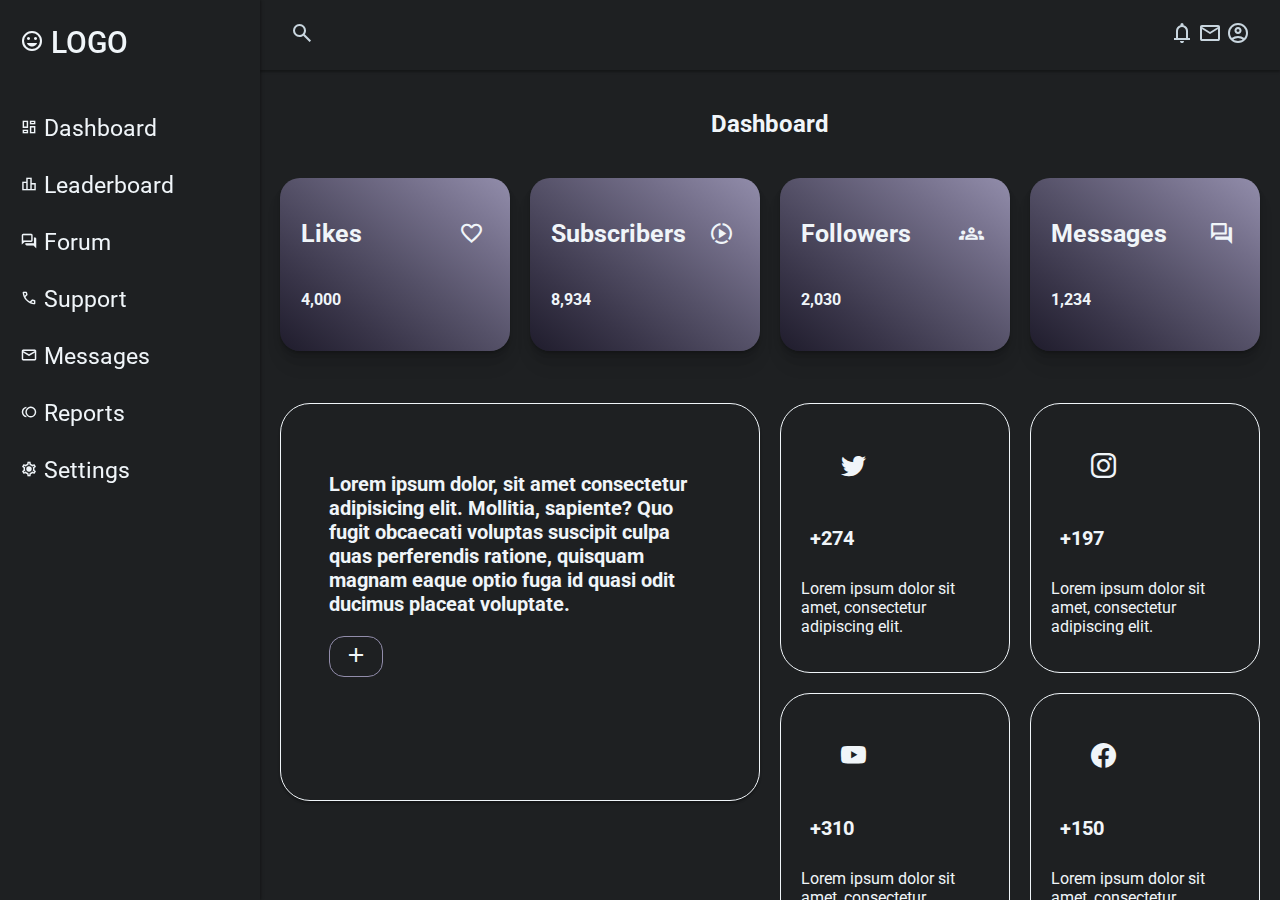
<file: index.html>
<!DOCTYPE html>
<html lang="en">
<head>
    <meta charset="UTF-8" />
    <meta name="viewport" content="width=device-width, initial-scale=1.0" />
    <title>Social Media Dashboard || CodeAlpha</title>
    <!-- css link -->
    <link rel="stylesheet" href="styles.css">
    <!-- bootstrap css link -->
    <link href="https://cdn.jsdelivr.net/npm/bootstrap@5.3.2/dist/css/bootstrap.min.css" rel="stylesheet" integrity="sha384-T3c6CoIi6uLrA9TneNEoa7RxnatzjcDSCmG1MXxSR1GAsXEV/Dwwykc2MPK8M2HN" crossorigin="anonymous">
    <!-- bootstrap icons -->
    <link rel="stylesheet" href="https://cdn.jsdelivr.net/npm/bootstrap-icons@1.11.3/font/bootstrap-icons.min.css">
    <!-- material icons -->
    <link href="https://fonts.googleapis.com/css2?family=Material+Symbols+Outlined" rel="stylesheet" />
    <!-- google font link -->
    <link rel="preconnect" href="https://fonts.googleapis.com">
    <link rel="preconnect" href="https://fonts.gstatic.com" crossorigin>
    <link href="https://fonts.googleapis.com/css2?family=Roboto:wght@400;700&display=swap" rel="stylesheet">
</head>
<body>
    <div class="grid-container">
        <!-- header -->
            <header class="header">
                <div class="menu-icon" onclick="openSidebar()">
                    <span class="material-symbols-outlined">menu</span>
                </div>
                <div class="header-left">
                    <span class="material-symbols-outlined">search</span>
                </div>
                <div class="header-right">
                    <span class="material-symbols-outlined">notifications</span>
                    <span class="material-symbols-outlined">mail</span>
                    <a href="login.html" style="color: #C9D6DF ;"><span class="material-symbols-outlined">account_circle</span></a>
                </div>
            </header>
        <!-- end header -->
        <!-- sidebar -->
            <aside id="sidebar" class="sidebar">
                <div class="sidebar-title">
                    <div class="sidebar-brand">
                        <span class="material-symbols-outlined"> mood </span> LOGO
                    </div>
                    <span class="material-symbols-outlined" onclick="closeSidebar()"> close </span>
                </div>
                <ul class="sidebar-list">
                    <li class="sidebar-list-item">
                      <a href="#">
                        <span class="material-symbols-outlined"> dashboard </span> Dashboard
                      </a>
                    </li>
                    <li class="sidebar-list-item">
                      <a href="#">
                        <span class="material-symbols-outlined"> leaderboard </span> Leaderboard
                      </a>
                    </li>
                    <li class="sidebar-list-item">
                      <a href="#">
                        <span class="material-symbols-outlined"> forum </span> Forum
                      </a>
                    </li>
                    <li class="sidebar-list-item">
                      <a href="#">
                        <span class="material-symbols-outlined"> call </span> Support
                      </a>
                    </li>
                    <li class="sidebar-list-item">
                      <a href="#">
                        <span class="material-symbols-outlined"> mail </span> Messages
                      </a>
                    </li>
                    <li class="sidebar-list-item">
                      <a href="#">
                        <span class="material-symbols-outlined"> toll </span> Reports
                      </a>
                    </li>
                    <li class="sidebar-list-item">
                      <a href="#">
                        <span class="material-symbols-outlined"> settings </span> Settings
                      </a>
                    </li>
                  </ul>
            </aside>
        <!-- end sidebar -->
        <!-- main -->
            <main class="main-container">
                <div class="main-title">
                    <h2>Dashboard</h2>
                </div>
                <div class="main-cards">
                    <div class="card">
                        <div class="card-inner">
                            <h2>Likes</h2>
                            <span class="material-symbols-outlined"> favorite </span>
                        </div>
                        <h4>4,000</h4>
                    </div>
                    <div class="card">
                        <div class="card-inner">
                            <h2>Subscribers</h2>
                            <span class="material-symbols-outlined"> sound_sampler </span>
                        </div>
                        <h4>8,934</h4>
                    </div>
                    <div class="card">
                        <div class="card-inner">
                            <h2>Followers</h2>
                            <span class="material-symbols-outlined"> groups </span>
                        </div>
                        <h4>2,030</h4>
                    </div>
                    <div class="card">
                        <div class="card-inner">
                            <h2>Messages</h2>
                            <span class="material-symbols-outlined"> forum </span>
                        </div>
                        <h4>1,234</h4>
                    </div>
                </div>
                <!-- products section -->
                <div class="products">
                    <div class="product-card">
                        <h2 class="product-description">
                            <p class="text-secondary-left">Lorem ipsum dolor, sit amet consectetur adipisicing elit. Mollitia, sapiente? Quo fugit obcaecati voluptas suscipit culpa quas perferendis ratione, quisquam magnam eaque optio fuga id quasi odit ducimus placeat voluptate.</p>
                            <button type="button" class="product-button"><span class="material-symbols-outlined"> add</span></button> 
                        </h2>
                    </div>
                    <div class="product">

                        <div class="product-div">
                          <div class="product-icon">
                            <i class="bi bi-twitter"></i>
                          </div>
                          <h1 class="text">+274</h1>
                          <p class="text-secondary">Lorem ipsum dolor sit amet, consectetur adipiscing elit.</p>
                        </div>
                        <div class="product-div">
                          <div class="product-icon">
                            <i class="bi bi-instagram"></i>
                          </div>
                          <h1 class="text">+197</h1>
                          <p class="text-secondary">Lorem ipsum dolor sit amet, consectetur adipiscing elit.</p>
                        </div>
                        <div class="product-div">
                          <div class="product-icon">
                            <i class="bi bi-youtube"></i>
                          </div>
                          <h1 class="text">+310</h1>
                          <p class="text-secondary">Lorem ipsum dolor sit amet, consectetur adipiscing elit.</p>
                        </div>
                        <div class="product-div">
                          <div class="product-icon">
                            <i class="bi bi-facebook"></i>
                          </div>
                          <h1 class="text">+150</h1>
                          <p class="text-secondary">Lorem ipsum dolor sit amet, consectetur adipiscing elit.</p>
                        </div>
                </div>
            </main>
        <!-- end main -->
    </div>
    
    <!-- JS link -->
    <script src="index.js"></script>
    <!-- bootstrap JS link -->
    <!-- <script src="https://cdn.jsdelivr.net/npm/bootstrap@5.3.2/dist/js/bootstrap.bundle.min.js" integrity="sha384-C6RzsynM9kWDrMNeT87bh95OGNyZPhcTNXj1NW7RuBCsyN/o0jlpcV8Qyq46cDfL" crossorigin="anonymous"></script>  -->
</body>
</html>
</file>
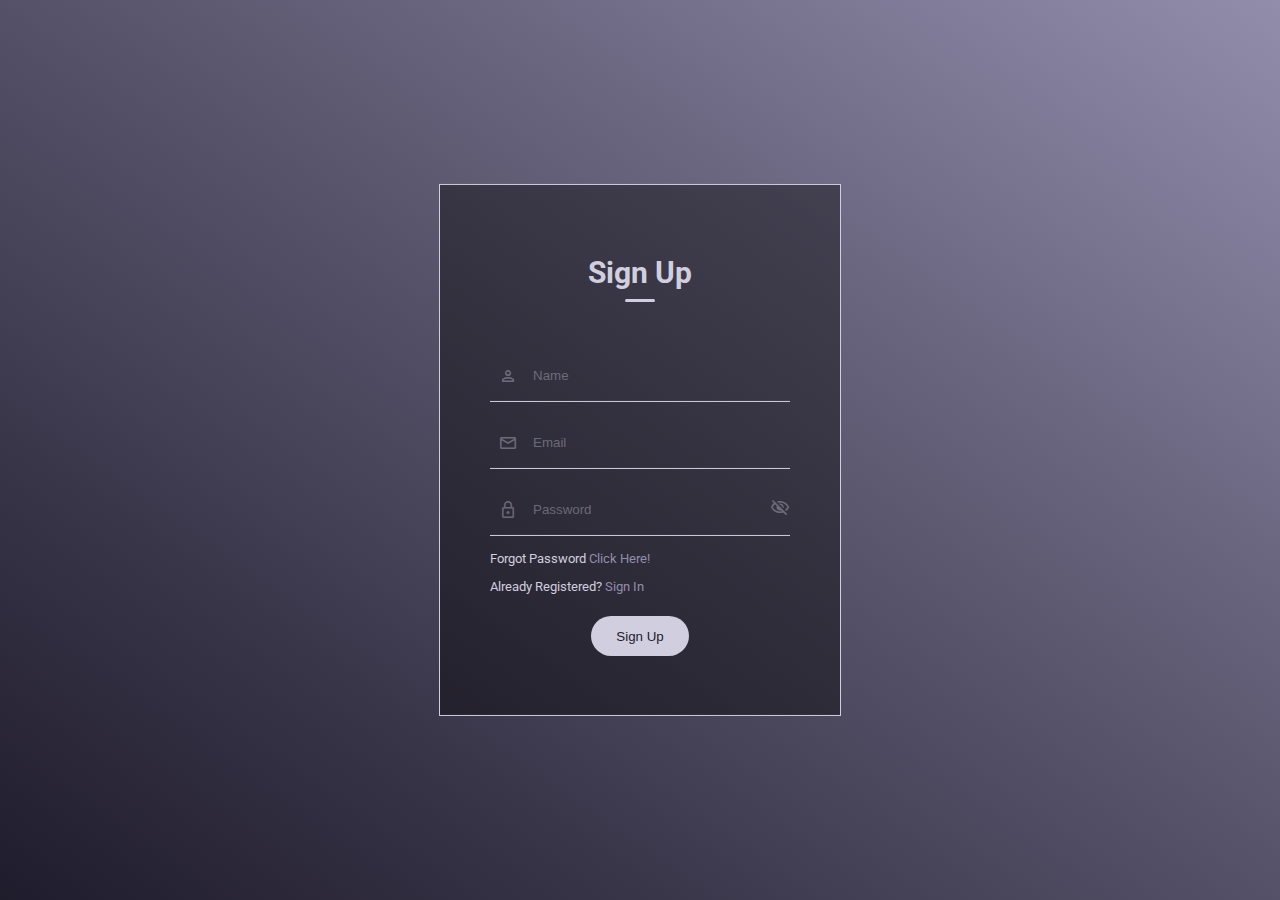
<file: login.html>
<!DOCTYPE html>
<html lang="en">
<head>
    <meta charset="UTF-8">
    <meta name="viewport" content="width=device-width, initial-scale=1.0">
    <title>Login</title>
    <!-- css link -->
    <link rel="stylesheet" href="styles.css">
    <!-- material icons -->
    <link href="https://fonts.googleapis.com/css2?family=Material+Symbols+Outlined" rel="stylesheet" />
    <!-- google font link -->
    <link rel="preconnect" href="https://fonts.googleapis.com">
    <link rel="preconnect" href="https://fonts.gstatic.com" crossorigin>
    <link href="https://fonts.googleapis.com/css2?family=Roboto:wght@400;700&display=swap" rel="stylesheet">

</head>
<body>
    <div class="login-page">
        <div class="form-box">
            <h1 id="title">Sign Up</h1>
            <form action="#">
                <div class="input-group">
                    <div class="input-field" id="name">
                        <span class="material-symbols-outlined">person</span>
                        <input type="text" placeholder="Name" required>
                    </div>
                    <div class="input-field">
                        <span class="material-symbols-outlined">mail</span>
                        <input type="email" placeholder="Email" required>
                    </div>
                    <div class="input-field">
                        <span class="material-symbols-outlined">lock</span>
                        <input type="password" placeholder="Password" id="passwordInput" required>
                        <span class="eye" onclick="passwordToggle()">
                            <span class="material-symbols-outlined" id="hide1" >visibility</span>
                            <span class="material-symbols-outlined" id="hide2">visibility_off</span>
                        </span>
                        
                    </div>
                    <p>Forgot Password <a href="#">Click Here!</a></p>
                    <p id="signIn">Already Registered? <a id="signInBtn" href="#" >Sign In</a></p>
                    <p id="signUp" class="disable">New User? <a href="#" id="signUpBtn">Sign Up</a></p>
                    
                </div>
                <div class="btn-field">
                    <a href="index.html"><button type="button" id="signUpSubmit">Sign Up</button></a>
                    <a href="index.html"><button type="button" class="disable" id="signInSubmit">Sign In</button></a>
                </div>
            </form>
        </div>
    </div>
    
           
<script src="index.js"></script> 
</body>
</html>
</file>
<file: styles.css>
body{
    margin: 0;
    padding: 0;
    box-sizing: border-box;
    font-family: 'Roboto', sans-serif;
    color: #C9D6DF;
    
}


.material-icons-outlined{
    vertical-align: middle;
    line-height: 1px;
    font-size: 20px;
}


.grid-container{
    display: grid;
    grid-template-columns: 260px 1fr 1fr 1fr;
    grid-template-rows: 0.2fr 3fr;
    grid-template-areas: 
    "sidebar header header header"
    "sidebar main main main";
    height: 100vh;
}

/* header section */
.header {
    background-color: #1E2022;
    color: #C9D6DF !important;
    grid-area: header;
    height: 70px;
    display: flex;
    align-items: center;
    justify-content: space-between;
    padding: 0 30px 0 30px;
    box-shadow: 0 6px 7px -4px rgba(0, 0, 0, 0.2);
    position: relative;
    box-shadow: rgba(0, 0, 0, 0.10) 0px 2px 3px, rgba(0, 0, 0, 0.24) 0px 2px 2px;
  }

.menu-icon{
    display: none;
}





/* sidebar section */
.sidebar{
    grid-area: sidebar;
    height: 100%;
    color: #F0F5F9;
    background-color: #1E2022;
    overflow-y: auto;
    transition: all 0.5s;
    -webkit-transition: all 0.5s;
    position: relative;
    box-shadow: rgba(0, 0, 0, 0.10) 2px 0px 3px, rgba(0, 0, 0, 0.24) 1px 0px 2px;
}


.sidebar-title{
    display: flex;
    justify-content: space-between;
    align-items: center;
    padding: 10px 20px;
    margin-bottom: 30px;
}


.sidebar-title > span{
    display: none;
}


.sidebar-brand{
    margin-top: 15px;
    font-size: 30px;
    font-weight:500;
}


.sidebar-brand > .material-icons-outlined {
    font-size: 40px;
}


.sidebar-list {
    padding: 0;
    margin-top: px;
    list-style-type: none;
}


.sidebar-list-item {
    padding: 15px 20px;
    font-size: 18px;
}

  
.sidebar-list-item:hover {
    color: #736e89;
    text-decoration: underline ;
    text-underline-offset: 1rem;
    cursor: pointer;
}



  
.sidebar-list-item > a {
    font-size: 23px;
    font-weight: 400;
    text-decoration: none;
    color:#F0F5F9;
    
}


.sidebar-list-item > a > span{
    font-size: 18px;
    font-weight: 400;
}
  

.sidebar-responsive {
    display: inline !important;
    position: absolute;
}


/* main section */
.main-container{
    grid-area: main;
    background-color: #1E2022;
    overflow-y: auto;
    padding: 20px;
}


.main-title{
    display: flex;
    justify-content:center;
    color: #F0F5F9;
}


.main-cards{
    display: grid;
    grid-template-columns: 1fr 1fr 1fr 1fr;
    gap:20px;
    margin: 20px 0;
}


.card{
    background-image: linear-gradient(to left bottom, #928dab, #736e89, #555168, #393549, #1f1c2c);
    color: #F0F5F9 !important;
    display: flex;
    flex-direction: column;
    justify-content: space-around;
    padding: 25px;
    border-radius: 20px !important;
    box-shadow: rgba(0, 0, 0, 0.07) 0px 1px 1px, rgba(0, 0, 0, 0.07) 0px 2px 2px, rgba(0, 0, 0, 0.07) 0px 4px 4px, rgba(0, 0, 0, 0.07) 0px 8px 8px, rgba(0, 0, 0, 0.07) 0px 16px 16px;
    padding: 1.3rem !important;
    
}

.card-inner{
    display: flex;
    align-items: center;
    justify-content: space-between;
}


.card-inner h3{
    font-size: 30px;
}


.card-inner > span {
    font-size: 25px;
    margin: 0.3rem;
  }


.card-inner > h2{
    font-size: 25px;
}


.products{
    display: grid;
    grid-template-columns: 1fr 1fr;
    gap: 20px; 
    padding: 2rem 0;
}

.text-secondary-left{
    font-size: 20px !important;
}


.product-card{
    height: 300px;
    border-radius: 30px;
    border-style: solid;
    border-width: 1.5px;
    border-color: #F0F5F9;
    color: #F0F5F9;
    padding: 10%;
    border-radius: 30px;
    box-shadow: rgba(0, 0, 0, 0.10) 0px 2px 3px, rgba(0, 0, 0, 0.24) 0px 2px 2px;
}


.product-button{
    border-style: solid;
    border-width: 1.5px;
    border-color: #928dab;
    padding: 6px 14px;
    border-radius: 15px;
    background-color:  #1E2022;
    color: #F0F5F9;
}


.product-button:hover{
    background-color: #928dab;
    border: none;
}

.social-media{
    height: 350px;
    padding: 10px;
}

.product {
    display: grid;
    grid-template-columns: 1fr 1fr;
    gap: 20px;
}

.product-icon{
    width: 48px;
    height: 28px;
    display: flex;
    align-items: center;
    justify-content: center;
    border-radius: 20px;
    padding: 15% 10% 10% 15%;
    color: #F0F5F9;
    font-size: 25px;
}


.text{
    font-size: 20px;
    color: #F0F5F9;
    padding: 7% 5%;
}

.text-secondary{
    color: #F0F5F9 !important;
}

.product-div{
    border-radius: 30px;
    border-style: solid;
    border-width: 1.5px;
    border-color: #F0F5F9;
    padding: 20px;
}


/* ---------- login page -------- */

.login-page{
width: 100%;
height: 100vh;
background-image: linear-gradient(to left bottom, #928dab, #736e89, #555168, #393549, #1f1c2c);
background-size: cover;
position: relative;
}

.form-box{
    width: 90%;
    max-width: 300px;
    position: absolute;
    top: 50%;
    left: 50%;
    padding: 50px;
    transform: translate(-50%, -50%);
    background-color:rgba(0, 0, 0, 0.4) ;
    text-align: center;
    border-style: solid;
    border-width: 1.5px;
    border-color: #d1cedf;
}

.form-box h1{
    font-size: 30px;
    margin-bottom: 60px;
    position: relative;
    color: #d1cedf;
}

.form-box h1::after{
    content: '';
    position: absolute;
    left: 50%;
    transform: translate(-50%);
    width: 10%;
    display: block;
    height: 3px;
    background-color: #d1cedf;
    bottom: -12px;
    border-radius: 3px;
}

.input-field{
    margin: 15px 0;
    border-bottom: 1px solid #d1cedf;
    display: flex;
    align-items: center;
    max-height: 65px;
    transition: max-height 0.6s;
    overflow: hidden;
}

.input-field input{
    width: 100%;
    background: transparent;
    border: 0;
    outline: 0;
    padding: 18px 15px;
    color: #d1cedf;
}

::placeholder{
    color: #d1cedf62;
}

.input-field span{
    color: #d1cedf62;
    margin-left: 8px;
    font-size: 20px;
}

.input-field span .eye{
    position: absolute;
    cursor: pointer;
}

#hide1{
    display: none;
}

.input-group p{
    text-align: left;
    font-size: 13px;
    color: #d1cedf;
}

.input-group p a{
    text-decoration: none;
    color: #928dab;
}

.input-group p a:hover{
    color: #d1cedf;
}

.form-box .btn-field{
    padding: 3% 0;
    width: 100%;
    display: flex;
    justify-content: center;
}

.form-box .btn-field button{
    flex-basis: 48%;
    background: #d1cedf;
    color: #1f1c2c;
    height: 40px;
    border-radius: 30px;
    border: 0;
    outline: 0;
    cursor: pointer;
    transition: background 1s;
    padding: 10px 25px;
}

.btn-field a{
    height: 40px;
}


.disable{
   display: none;
}
</file>
